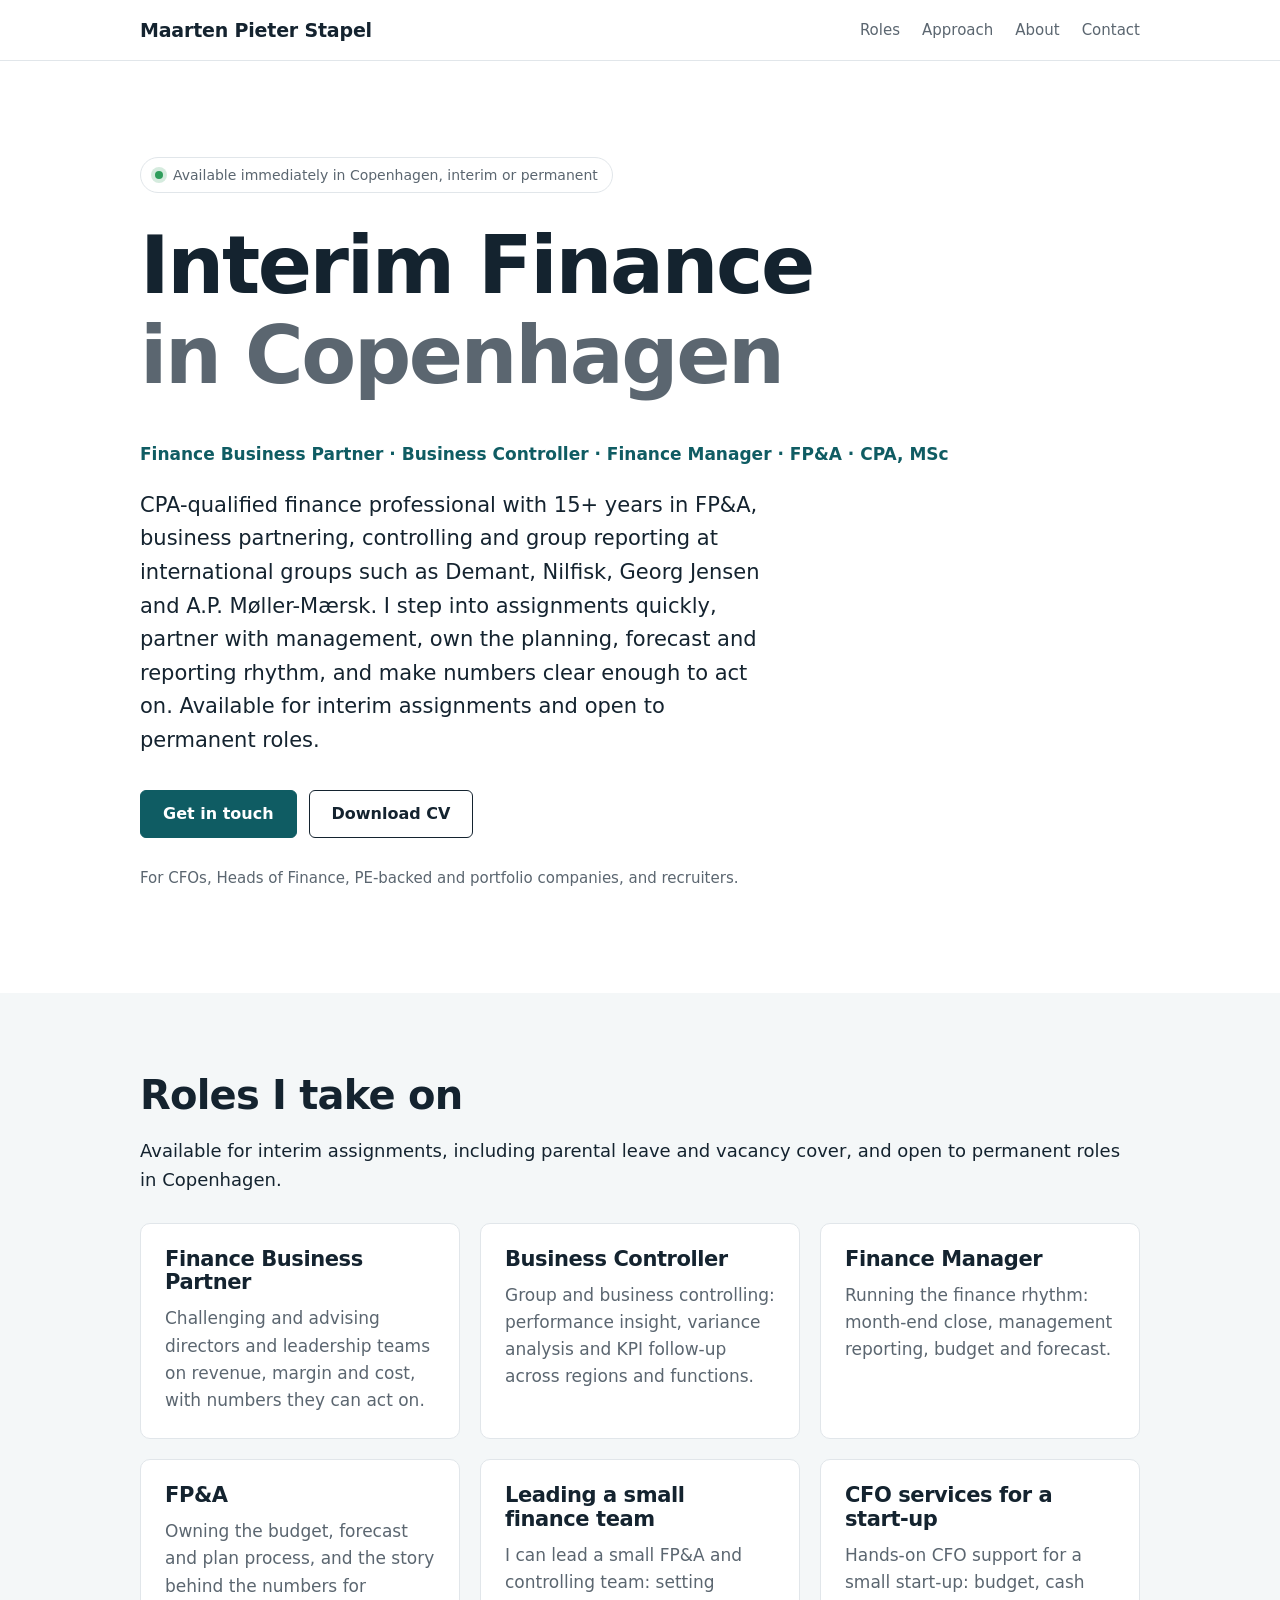
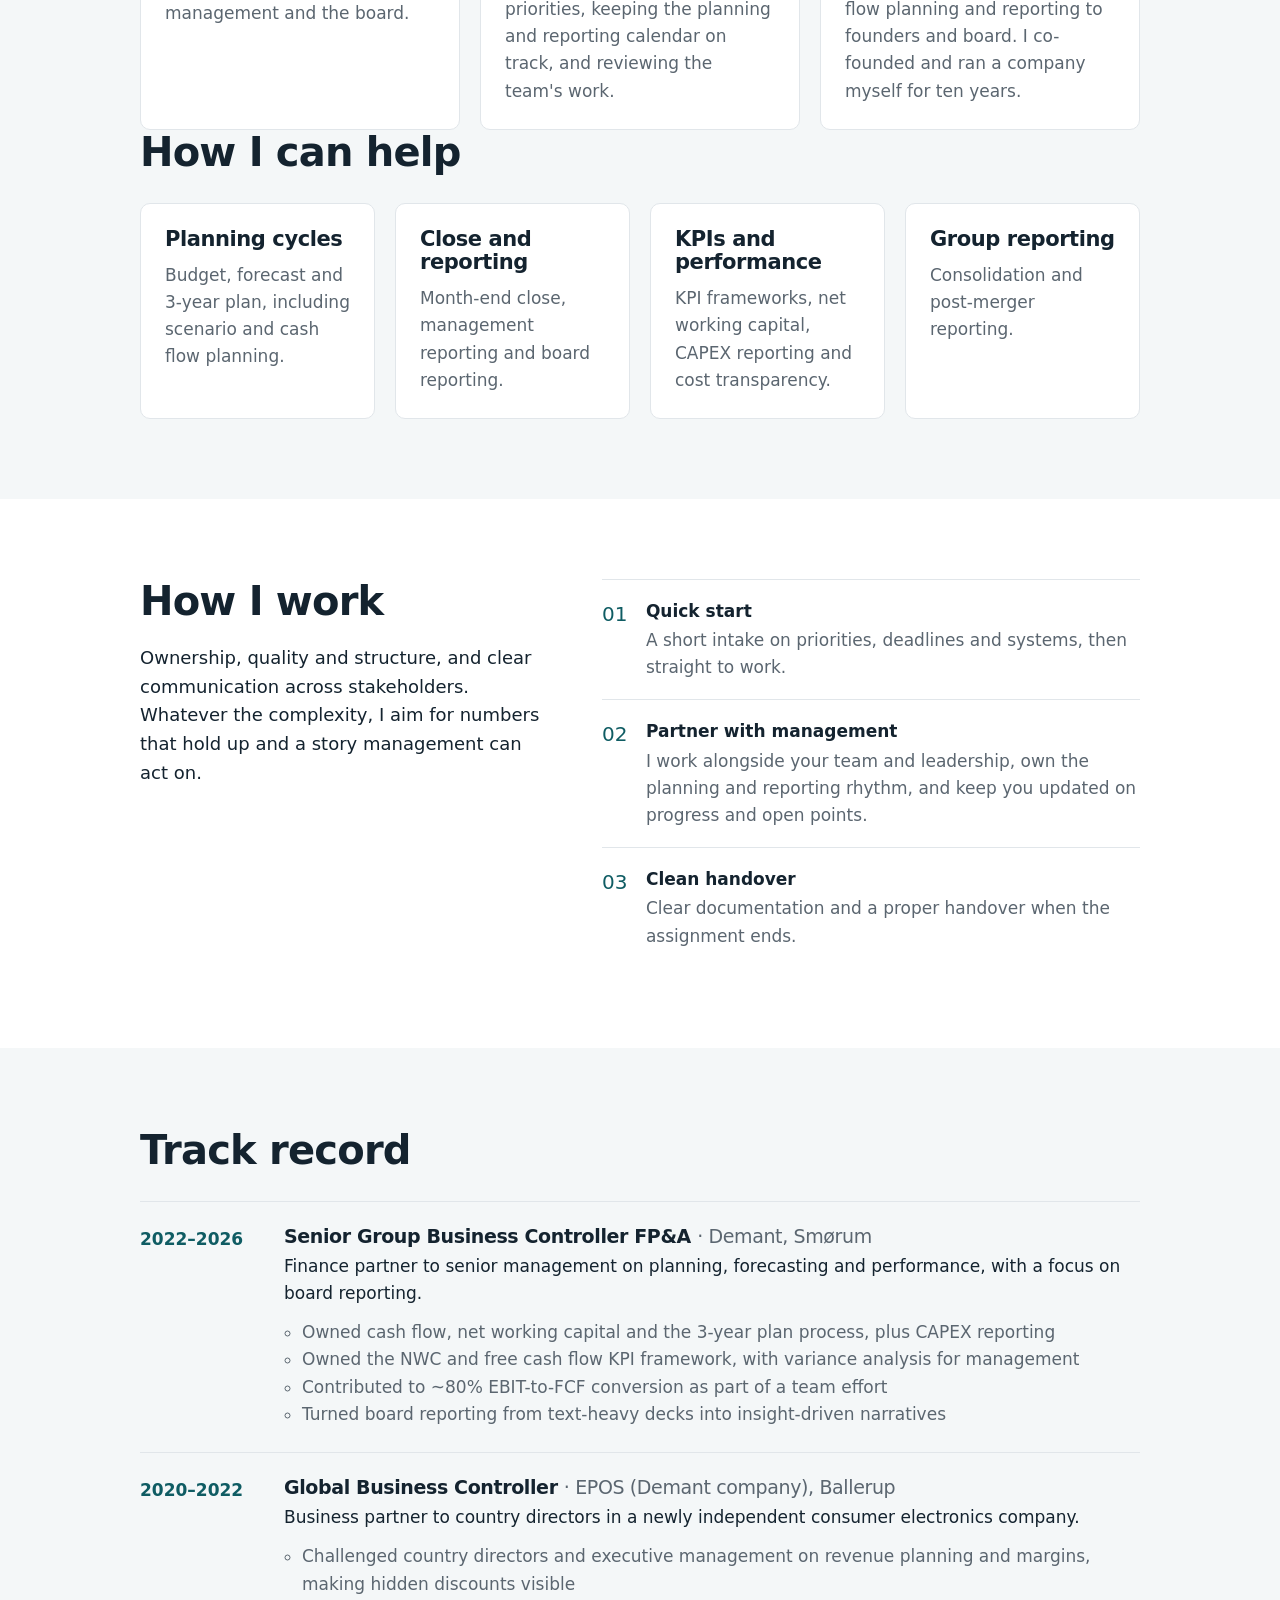
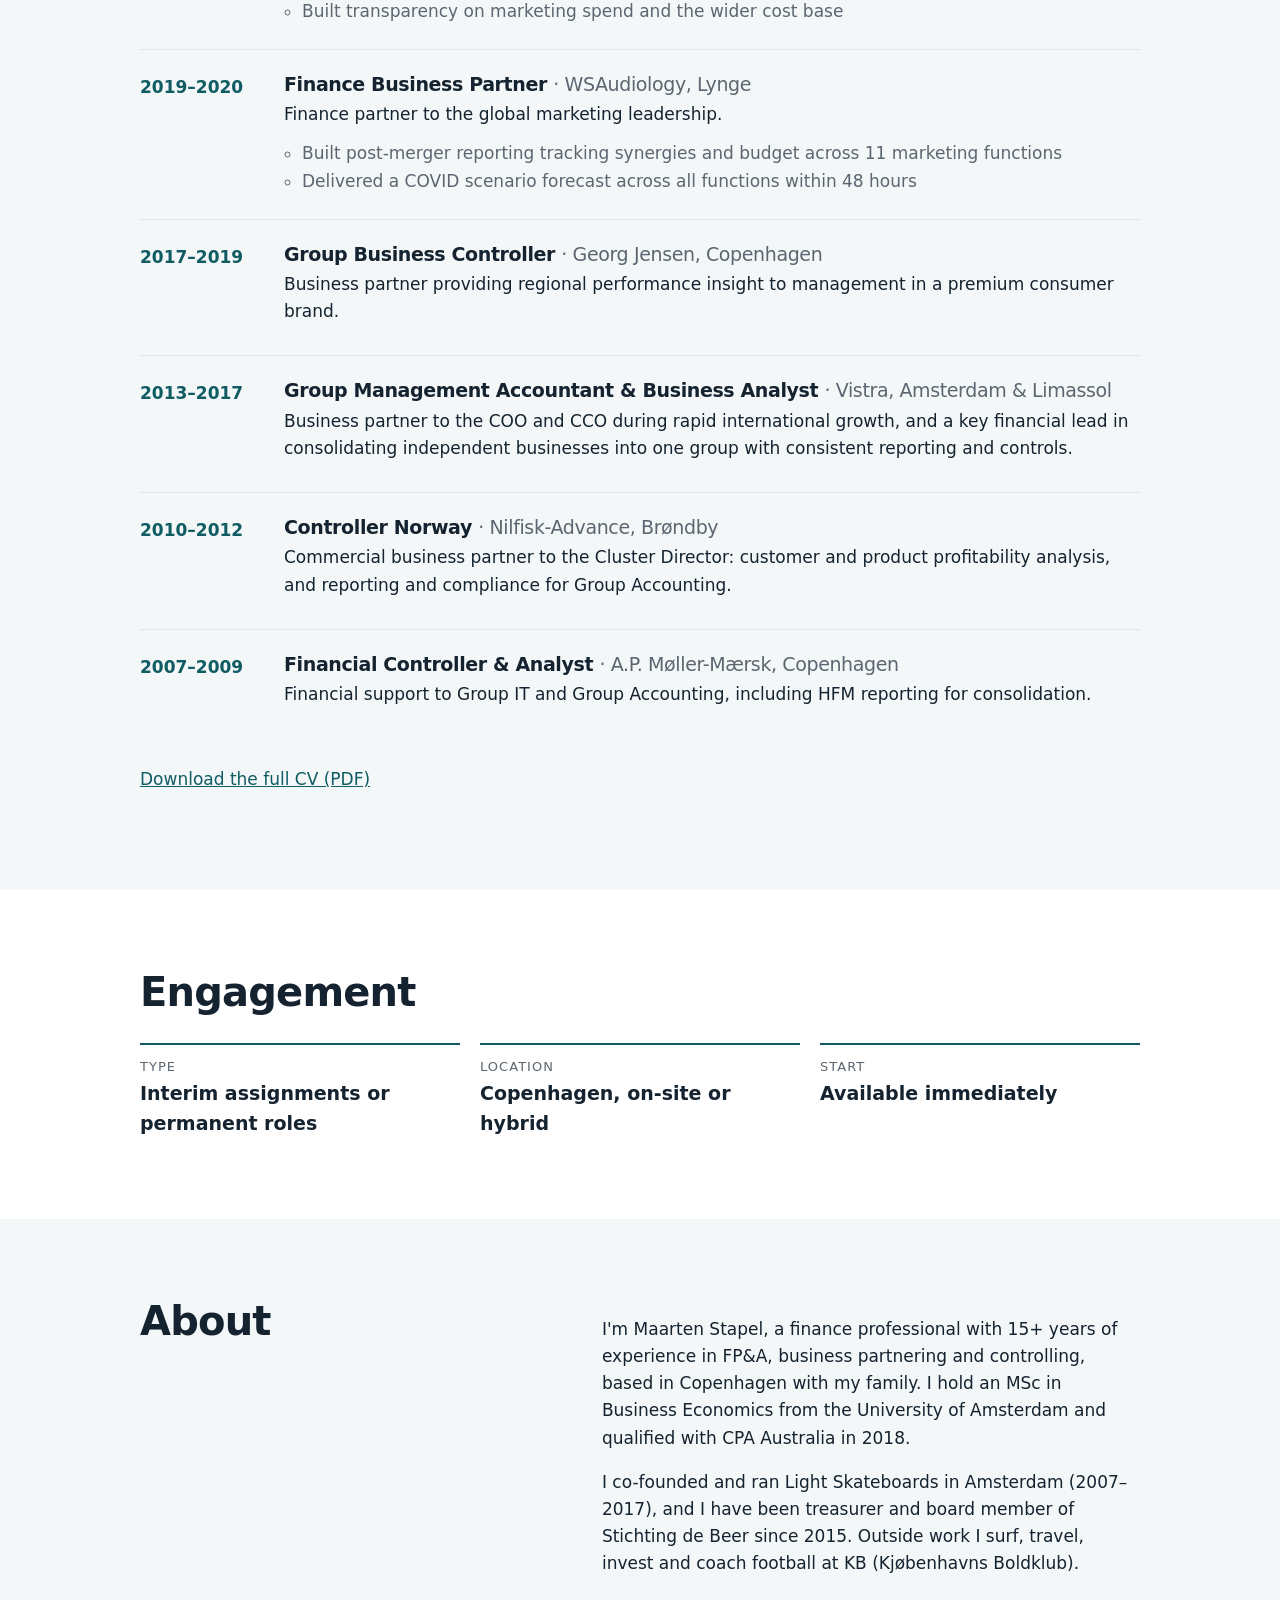
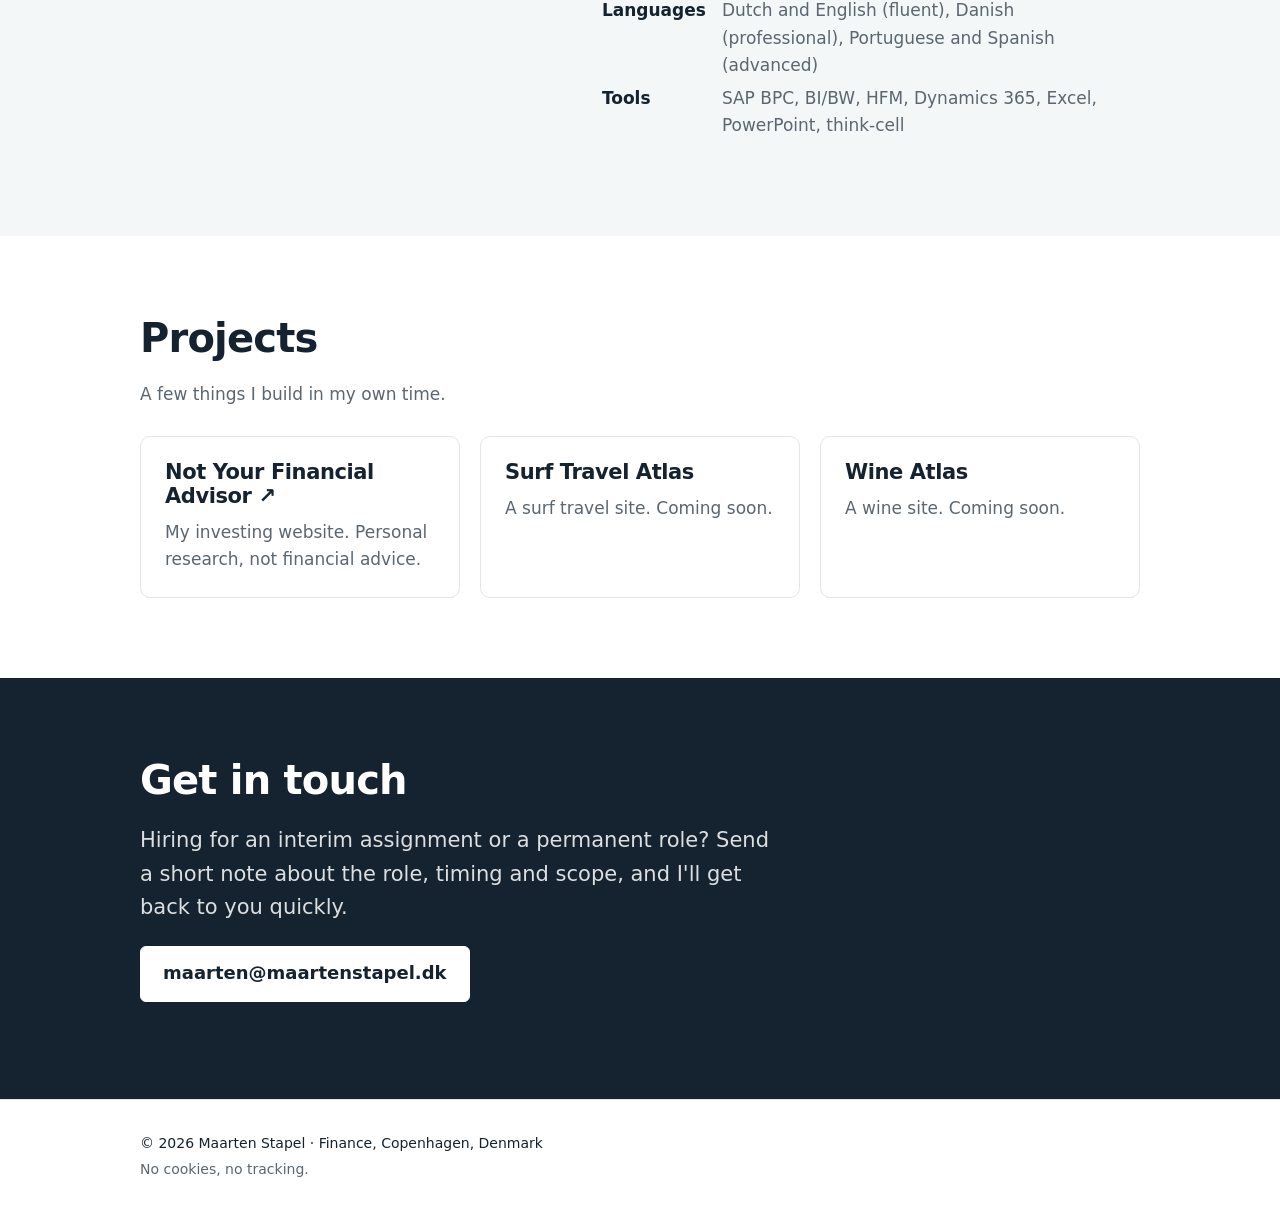
<file: public/index.html>
<!doctype html>
<html lang="en">
<head>
<meta charset="utf-8">
<meta name="viewport" content="width=device-width, initial-scale=1">
<title>Maarten Stapel | Interim Finance in Copenhagen, Denmark</title>
<meta name="description" content="Maarten Stapel, CPA-qualified finance professional in Copenhagen with 15+ years in FP&amp;A, business partnering, controlling and group reporting. Finance business partner, business controller, finance manager and FP&amp;A roles, interim or permanent. Available immediately.">
<link rel="canonical" href="https://maartenstapel.dk/">
<meta name="theme-color" content="#1d5fa8">
<meta property="og:type" content="website">
<meta property="og:url" content="https://maartenstapel.dk/">
<meta property="og:title" content="Maarten Stapel | Interim Finance, Copenhagen">
<meta property="og:description" content="Finance business partner, business controller, finance manager and FP&amp;A in Copenhagen. Interim or permanent. CPA, 15+ years. Available immediately.">
<meta property="og:locale" content="en_GB">
<link rel="icon" href="/favicon.svg" type="image/svg+xml">
<link rel="stylesheet" href="/assets/style.css">
<script type="application/ld+json">
{
  "@context": "https://schema.org",
  "@graph": [
    {
      "@type": "Person",
      "@id": "https://maartenstapel.dk/#person",
      "name": "Maarten Stapel",
      "alternateName": "Maarten Pieter Stapel",
      "jobTitle": "Senior Finance Professional",
      "url": "https://maartenstapel.dk/",
      "email": "mailto:maarten@maartenstapel.dk",
      "address": {"@type": "PostalAddress", "addressLocality": "Copenhagen", "addressCountry": "DK"},
      "knowsLanguage": ["nl", "en", "da", "pt", "es"],
      "alumniOf": {"@type": "CollegeOrUniversity", "name": "University of Amsterdam"},
      "hasCredential": {"@type": "EducationalOccupationalCredential", "name": "CPA Australia"},
      "knowsAbout": ["Interim finance", "FP&A", "Finance business partnering", "Business controlling", "Finance management", "Leading FP&A and controlling teams", "CFO services for start-ups", "Business partnering", "Controlling", "Budget and forecast", "Month-end close", "Management reporting", "Group reporting and consolidation", "Net working capital", "Cash flow planning"]
    },
    {
      "@type": "ProfessionalService",
      "@id": "https://maartenstapel.dk/#service",
      "name": "Maarten Stapel – Interim Finance",
      "alternateName": "Maarten Stapel – Interim økonomi",
      "url": "https://maartenstapel.dk/",
      "email": "maarten@maartenstapel.dk",
      "founder": {"@id": "https://maartenstapel.dk/#person"},
      "address": {"@type": "PostalAddress", "addressLocality": "Copenhagen", "addressCountry": "DK"},
      "areaServed": [{"@type": "City", "name": "Copenhagen"}, {"@type": "Country", "name": "Denmark"}],
      "serviceType": ["Interim finance", "Interim FP&A manager", "Interim finance business partner", "Interim controller", "Interim business controller", "Interim finance manager", "Interim økonomichef", "CFO services for start-ups", "Budget and forecast", "Management and board reporting", "Group reporting and consolidation"]
    }
  ]
}
</script>
</head>
<body>
<a class="skip" href="#main" data-i18n="skip">Skip to content</a>

<header class="site-header">
  <div class="wrap bar">
    <a class="brand" href="#top" aria-label="Maarten Pieter Stapel, home">Maarten Pieter Stapel</a>
    <nav class="nav" aria-label="Main">
      <a href="#services" data-i18n="nav.services">Roles</a>
      <a href="#approach" data-i18n="nav.approach">Approach</a>
      <a href="#about" data-i18n="nav.about">About</a>
      <a href="#contact" data-i18n="nav.contact">Contact</a>
    </nav>
    <!-- DA toggle hidden until Danish copy is reviewed: remove "hidden" and restore hreflang/sitemap alternates -->
    <button class="lang" id="lang-toggle" hidden type="button" aria-label="Skift til dansk">DA</button>
  </div>
</header>

<main id="main">
  <section class="hero" id="top">
    <div class="wrap">
      <p class="status"><span class="dot" aria-hidden="true"></span><span data-i18n="hero.status">Available immediately in Copenhagen, interim or permanent</span></p>
      <h1><span data-i18n="hero.h1a">Interim Finance</span><br><span class="muted" data-i18n="hero.h1b">in Copenhagen</span></h1>
      <p class="kicker" data-i18n="hero.kicker">Finance Business Partner · Business Controller · Finance Manager · FP&amp;A · CPA, MSc</p>
      <p class="lead" data-i18n="hero.lead">CPA-qualified finance professional with 15+ years in FP&amp;A, business partnering, controlling and group reporting at international groups such as Demant, Nilfisk, Georg Jensen and A.P. Møller-Mærsk. I step into assignments quickly, partner with management, own the planning, forecast and reporting rhythm, and make numbers clear enough to act on. Available for interim assignments and open to permanent roles.</p>
      <div class="ctas">
        <a class="btn primary" href="#contact" data-i18n="cta.contact">Get in touch</a>
        <a class="btn" id="cv-link" href="/assets/Maarten-Stapel-CV.pdf" download data-i18n="cta.cv">Download CV</a>
      </div>
      <p class="who" data-i18n="hero.who">For CFOs, Heads of Finance, PE-backed and portfolio companies, and recruiters.</p>
    </div>
  </section>

  <section id="services" class="band">
    <div class="wrap">
      <h2 data-i18n="roles.h">Roles I take on</h2>
      <p class="lead-s" data-i18n="roles.lead">Available for interim assignments, including parental leave and vacancy cover, and open to permanent roles in Copenhagen.</p>
      <div class="grid six">
        <article class="card">
          <h3 data-i18n="roles.1h">Finance Business Partner</h3>
          <p data-i18n="roles.1p">Challenging and advising directors and leadership teams on revenue, margin and cost, with numbers they can act on.</p>
        </article>
        <article class="card">
          <h3 data-i18n="roles.2h">Business Controller</h3>
          <p data-i18n="roles.2p">Group and business controlling: performance insight, variance analysis and KPI follow-up across regions and functions.</p>
        </article>
        <article class="card">
          <h3 data-i18n="roles.3h">Finance Manager</h3>
          <p data-i18n="roles.3p">Running the finance rhythm: month-end close, management reporting, budget and forecast.</p>
        </article>
        <article class="card">
          <h3 data-i18n="roles.4h">FP&amp;A</h3>
          <p data-i18n="roles.4p">Owning the budget, forecast and plan process, and the story behind the numbers for management and the board.</p>
        </article>
        <article class="card">
          <h3 data-i18n="roles.5h">Leading a small finance team</h3>
          <p data-i18n="roles.5p">I can lead a small FP&amp;A and controlling team: setting priorities, keeping the planning and reporting calendar on track, and reviewing the team's work.</p>
        </article>
        <article class="card">
          <h3 data-i18n="roles.6h">CFO services for a start-up</h3>
          <p data-i18n="roles.6p">Hands-on CFO support for a small start-up: budget, cash flow planning and reporting to founders and board. I co-founded and ran a company myself for ten years.</p>
        </article>
      </div>

      <h2 class="subhead" data-i18n="services.h">How I can help</h2>
      <div class="grid four">
        <article class="card">
          <h3 data-i18n="services.2h">Planning cycles</h3>
          <p data-i18n="services.2p">Budget, forecast and 3-year plan, including scenario and cash flow planning.</p>
        </article>
        <article class="card">
          <h3 data-i18n="services.3h">Close and reporting</h3>
          <p data-i18n="services.3p">Month-end close, management reporting and board reporting.</p>
        </article>
        <article class="card">
          <h3 data-i18n="services.5h">KPIs and performance</h3>
          <p data-i18n="services.5p">KPI frameworks, net working capital, CAPEX reporting and cost transparency.</p>
        </article>
        <article class="card">
          <h3 data-i18n="services.6h">Group reporting</h3>
          <p data-i18n="services.6p">Consolidation and post-merger reporting.</p>
        </article>
      </div>
    </div>
  </section>

  <section id="approach">
    <div class="wrap two">
      <div>
        <h2 data-i18n="approach.h">How I work</h2>
        <p class="lead-s" data-i18n="approach.lead">Ownership, quality and structure, and clear communication across stakeholders. Whatever the complexity, I aim for numbers that hold up and a story management can act on.</p>
      </div>
      <ol class="steps">
        <li><strong data-i18n="approach.1h">Quick start</strong><span data-i18n="approach.1p">A short intake on priorities, deadlines and systems, then straight to work.</span></li>
        <li><strong data-i18n="approach.2h">Partner with management</strong><span data-i18n="approach.2p">I work alongside your team and leadership, own the planning and reporting rhythm, and keep you updated on progress and open points.</span></li>
        <li><strong data-i18n="approach.3h">Clean handover</strong><span data-i18n="approach.3p">Clear documentation and a proper handover when the assignment ends.</span></li>
      </ol>
    </div>
  </section>

  <section id="track" class="band">
    <div class="wrap">
      <h2 data-i18n="track.h">Track record</h2>
      <ol class="timeline">
        <li>
          <p class="when">2022–2026</p>
          <h3>Senior Group Business Controller FP&amp;A <span class="org">· Demant, Smørum</span></h3>
          <p>Finance partner to senior management on planning, forecasting and performance, with a focus on board reporting.</p>
          <ul>
            <li>Owned cash flow, net working capital and the 3-year plan process, plus CAPEX reporting</li>
            <li>Owned the NWC and free cash flow KPI framework, with variance analysis for management</li>
            <li>Contributed to ~80% EBIT-to-FCF conversion as part of a team effort</li>
            <li>Turned board reporting from text-heavy decks into insight-driven narratives</li>
          </ul>
        </li>
        <li>
          <p class="when">2020–2022</p>
          <h3>Global Business Controller <span class="org">· EPOS (Demant company), Ballerup</span></h3>
          <p>Business partner to country directors in a newly independent consumer electronics company.</p>
          <ul>
            <li>Challenged country directors and executive management on revenue planning and margins, making hidden discounts visible</li>
            <li>Built transparency on marketing spend and the wider cost base</li>
          </ul>
        </li>
        <li>
          <p class="when">2019–2020</p>
          <h3>Finance Business Partner <span class="org">· WSAudiology, Lynge</span></h3>
          <p>Finance partner to the global marketing leadership.</p>
          <ul>
            <li>Built post-merger reporting tracking synergies and budget across 11 marketing functions</li>
            <li>Delivered a COVID scenario forecast across all functions within 48 hours</li>
          </ul>
        </li>
        <li>
          <p class="when">2017–2019</p>
          <h3>Group Business Controller <span class="org">· Georg Jensen, Copenhagen</span></h3>
          <p>Business partner providing regional performance insight to management in a premium consumer brand.</p>
        </li>
        <li>
          <p class="when">2013–2017</p>
          <h3>Group Management Accountant &amp; Business Analyst <span class="org">· Vistra, Amsterdam &amp; Limassol</span></h3>
          <p>Business partner to the COO and CCO during rapid international growth, and a key financial lead in consolidating independent businesses into one group with consistent reporting and controls.</p>
        </li>
        <li>
          <p class="when">2010–2012</p>
          <h3>Controller Norway <span class="org">· Nilfisk-Advance, Brøndby</span></h3>
          <p>Commercial business partner to the Cluster Director: customer and product profitability analysis, and reporting and compliance for Group Accounting.</p>
        </li>
        <li>
          <p class="when">2007–2009</p>
          <h3>Financial Controller &amp; Analyst <span class="org">· A.P. Møller-Mærsk, Copenhagen</span></h3>
          <p>Financial support to Group IT and Group Accounting, including HFM reporting for consolidation.</p>
        </li>
      </ol>
      <p><a href="/assets/Maarten-Stapel-CV.pdf" download data-i18n="track.cv">Download the full CV (PDF)</a></p>
    </div>
  </section>

  <section id="engagement">
    <div class="wrap">
      <h2 data-i18n="eng.h">Engagement</h2>
      <div class="grid three">
        <div class="fact"><span class="k" data-i18n="eng.1k">Type</span><span class="v" data-i18n="eng.1v">Interim assignments or permanent roles</span></div>
        <div class="fact"><span class="k" data-i18n="eng.2k">Location</span><span class="v" data-i18n="eng.2v">Copenhagen, on-site or hybrid</span></div>
        <div class="fact"><span class="k" data-i18n="eng.3k">Start</span><span class="v" data-i18n="eng.3v">Available immediately</span></div>
      </div>
    </div>
  </section>

  <section id="about" class="band">
    <div class="wrap two">
      <div>
        <h2 data-i18n="about.h">About</h2>
      </div>
      <div>
        <p data-i18n="about.p1">I'm Maarten Stapel, a finance professional with 15+ years of experience in FP&amp;A, business partnering and controlling, based in Copenhagen with my family. I hold an MSc in Business Economics from the University of Amsterdam and qualified with CPA Australia in 2018.</p>
        <p data-i18n="about.p2">I co-founded and ran Light Skateboards in Amsterdam (2007–2017), and I have been treasurer and board member of Stichting de Beer since 2015. Outside work I surf, travel, invest and coach football at KB (Kjøbenhavns Boldklub).</p>
        <dl class="facts">
          <dt data-i18n="about.lang">Languages</dt><dd data-i18n="about.langv">Dutch and English (fluent), Danish (professional), Portuguese and Spanish (advanced)</dd>
          <dt data-i18n="about.tools">Tools</dt><dd>SAP BPC, BI/BW, HFM, Dynamics 365, Excel, PowerPoint, think-cell</dd>
        </dl>
      </div>
    </div>
  </section>

  <section id="projects">
    <div class="wrap">
      <h2 data-i18n="projects.h">Projects</h2>
      <p class="muted" data-i18n="projects.p">A few things I build in my own time.</p>
      <div class="grid">
        <a class="card small link" href="https://notyourfinancialadvisor.com" rel="noopener">
          <h3>Not Your Financial Advisor <span aria-hidden="true">↗</span></h3>
          <p data-i18n="projects.1p">My investing website. Personal research, not financial advice.</p>
        </a>
        <article class="card small">
          <h3>Surf Travel Atlas</h3>
          <p data-i18n="projects.2p">A surf travel site. Coming soon.</p>
        </article>
        <article class="card small">
          <h3>Wine Atlas</h3>
          <p data-i18n="projects.3p">A wine site. Coming soon.</p>
        </article>
      </div>
    </div>
  </section>

  <section id="contact" class="contact">
    <div class="wrap">
      <h2 data-i18n="contact.h">Get in touch</h2>
      <p class="lead" data-i18n="contact.p">Hiring for an interim assignment or a permanent role? Send a short note about the role, timing and scope, and I'll get back to you quickly.</p>
      <p><a class="btn primary big" href="mailto:maarten@maartenstapel.dk">maarten@maartenstapel.dk</a></p>
    </div>
  </section>
</main>

<footer class="site-footer">
  <div class="wrap">
    <p>© <span id="y">2026</span> Maarten Stapel · <span data-i18n="footer.loc">Finance, Copenhagen, Denmark</span></p>
    <p class="muted" data-i18n="footer.privacy">No cookies, no tracking.</p>
  </div>
</footer>

<script src="/assets/i18n.js" defer></script>
</body>
</html>
</file>
<file: assets/style.css>
:root{
  --bg:#ffffff; --bg2:#f4f7f8; --ink:#14232f; --muted:#5b6670; --line:#e1e6ea;
  --accent:#0f5c63; --accent-ink:#fff; --dot:#2e9d5b;
  --sans:system-ui,-apple-system,"Segoe UI",Roboto,Helvetica,Arial,sans-serif;
}
@media (prefers-color-scheme:dark){:root{
  --bg:#10171d; --bg2:#151e26; --ink:#e9edf0; --muted:#9aa6b0; --line:#25313b;
  --accent:#5fb7b9; --accent-ink:#0b1216;
}}
*{box-sizing:border-box}
html{scroll-behavior:smooth;-webkit-text-size-adjust:100%}
body{margin:0;background:var(--bg);color:var(--ink);font:17px/1.6 var(--sans)}
a{color:var(--accent)}
.wrap{max-width:1040px;margin:0 auto;padding:0 20px}
.skip{position:absolute;left:-999px}.skip:focus{left:12px;top:12px;background:var(--bg);padding:8px;z-index:9}
.site-header{position:sticky;top:0;z-index:5;background:color-mix(in srgb,var(--bg) 88%,transparent);backdrop-filter:blur(8px);border-bottom:1px solid var(--line)}
.bar{display:flex;align-items:center;gap:20px;height:60px}
.brand{font-family:var(--sans);font-size:19px;font-weight:700;letter-spacing:-.01em;color:var(--ink);text-decoration:none;margin-right:auto}
.nav{display:flex;gap:22px}
.nav a{color:var(--muted);text-decoration:none;font-size:15px}.nav a:hover{color:var(--ink)}
.lang{font:600 13px var(--sans);letter-spacing:.06em;border:1px solid var(--line);background:transparent;color:var(--ink);border-radius:999px;padding:7px 14px;cursor:pointer;min-height:36px}
.lang:hover{border-color:var(--accent)}
section{padding:80px 0}
.band{background:var(--bg2)}
h1,h2,h3{font-family:var(--sans);font-weight:700;line-height:1.12;letter-spacing:-.02em;margin:0 0 .5em}
h1{font-size:clamp(40px,7.5vw,80px);letter-spacing:-.03em}
h2{font-size:clamp(28px,4vw,40px)}
h3{font-size:21px}
.muted{color:var(--muted)}
.hero{padding:96px 0 88px}
.status{display:inline-flex;align-items:center;gap:10px;font-size:14px;color:var(--muted);border:1px solid var(--line);border-radius:999px;padding:6px 14px;margin:0 0 28px}
.dot{width:8px;height:8px;border-radius:50%;background:var(--dot);box-shadow:0 0 0 4px color-mix(in srgb,var(--dot) 20%,transparent)}
.lead{font-size:clamp(18px,2.2vw,21px);max-width:640px;color:var(--ink)}
.lead-s{font-size:18px}
.who{color:var(--muted);font-size:15px;margin-top:28px}
.ctas{display:flex;flex-wrap:wrap;gap:12px;margin-top:32px}
.btn{display:inline-flex;align-items:center;justify-content:center;min-height:48px;padding:0 22px;border-radius:6px;border:1px solid var(--ink);color:var(--ink);text-decoration:none;font-weight:600;font-size:16px}
.btn:hover{background:color-mix(in srgb,var(--ink) 6%,transparent)}
.btn.primary{background:var(--accent);border-color:var(--accent);color:var(--accent-ink)}
.btn.primary:hover{filter:brightness(1.08)}
.btn.big{font-size:18px;min-height:56px}
.grid{display:grid;grid-template-columns:repeat(auto-fit,minmax(220px,1fr));gap:20px;margin-top:28px}
.grid.three{grid-template-columns:repeat(auto-fit,minmax(200px,1fr))}
.card{background:var(--bg);border:1px solid var(--line);border-radius:10px;padding:24px}
.band .card{background:var(--bg)}
.card p{margin:0;color:var(--muted)}
.card a{text-decoration:none}
.two{display:grid;grid-template-columns:1fr 1.3fr;gap:48px}
.steps{list-style:none;counter-reset:s;margin:0;padding:0}
.steps li{counter-increment:s;display:grid;grid-template-columns:44px 1fr;row-gap:2px;padding:18px 0;border-top:1px solid var(--line)}
.steps li::before{content:counter(s,decimal-leading-zero);grid-row:span 2;font-family:var(--sans);color:var(--accent);font-size:20px}
.steps span{color:var(--muted)}
.fact{border-top:2px solid var(--accent);padding-top:12px;display:flex;flex-direction:column}
.fact .k{font-size:13px;text-transform:uppercase;letter-spacing:.08em;color:var(--muted)}
.fact .v{font-size:19px;font-weight:600}
.contact{background:var(--ink);color:var(--bg)}
.contact .lead{color:var(--bg);opacity:.85}
.contact .btn.primary{background:var(--bg);color:var(--ink);border-color:var(--bg)}
.site-footer{padding:28px 0;font-size:14px;border-top:1px solid var(--line)}
.site-footer p{margin:4px 0}
@media (max-width:720px){
  .nav{display:none}
  section{padding:56px 0}
  .hero{padding:56px 0}
  .two{grid-template-columns:1fr;gap:8px}
  .ctas .btn{flex:1 1 100%}
}
.lang[hidden]{display:none}
.kicker{font-weight:600;color:var(--accent);margin:0 0 16px}
.timeline{list-style:none;margin:28px 0;padding:0}
.timeline>li{display:grid;grid-template-columns:120px 1fr;column-gap:24px;padding:24px 0;border-top:1px solid var(--line)}
.timeline>li>*{grid-column:2;margin:0 0 6px}
.timeline .when{grid-column:1;grid-row:1 / span 4;color:var(--accent);font-weight:600;font-variant-numeric:tabular-nums}
.timeline h3{font-size:19px}
.timeline .org{font-weight:500;color:var(--muted)}
.timeline ul{margin:6px 0 0;padding-left:18px;color:var(--muted)}
.facts{display:grid;grid-template-columns:auto 1fr;gap:6px 16px;margin-top:20px}
.facts dt{font-weight:600}.facts dd{margin:0;color:var(--muted)}
a.card.link{color:inherit;display:block;text-decoration:none}a.card.link:hover{border-color:var(--accent)}
@media (max-width:720px){.timeline>li{grid-template-columns:1fr}.timeline .when{grid-column:1;grid-row:auto}.timeline>li>*{grid-column:1}.facts{grid-template-columns:1fr}}
.grid.six{grid-template-columns:repeat(auto-fit,minmax(280px,1fr))}
</file>
